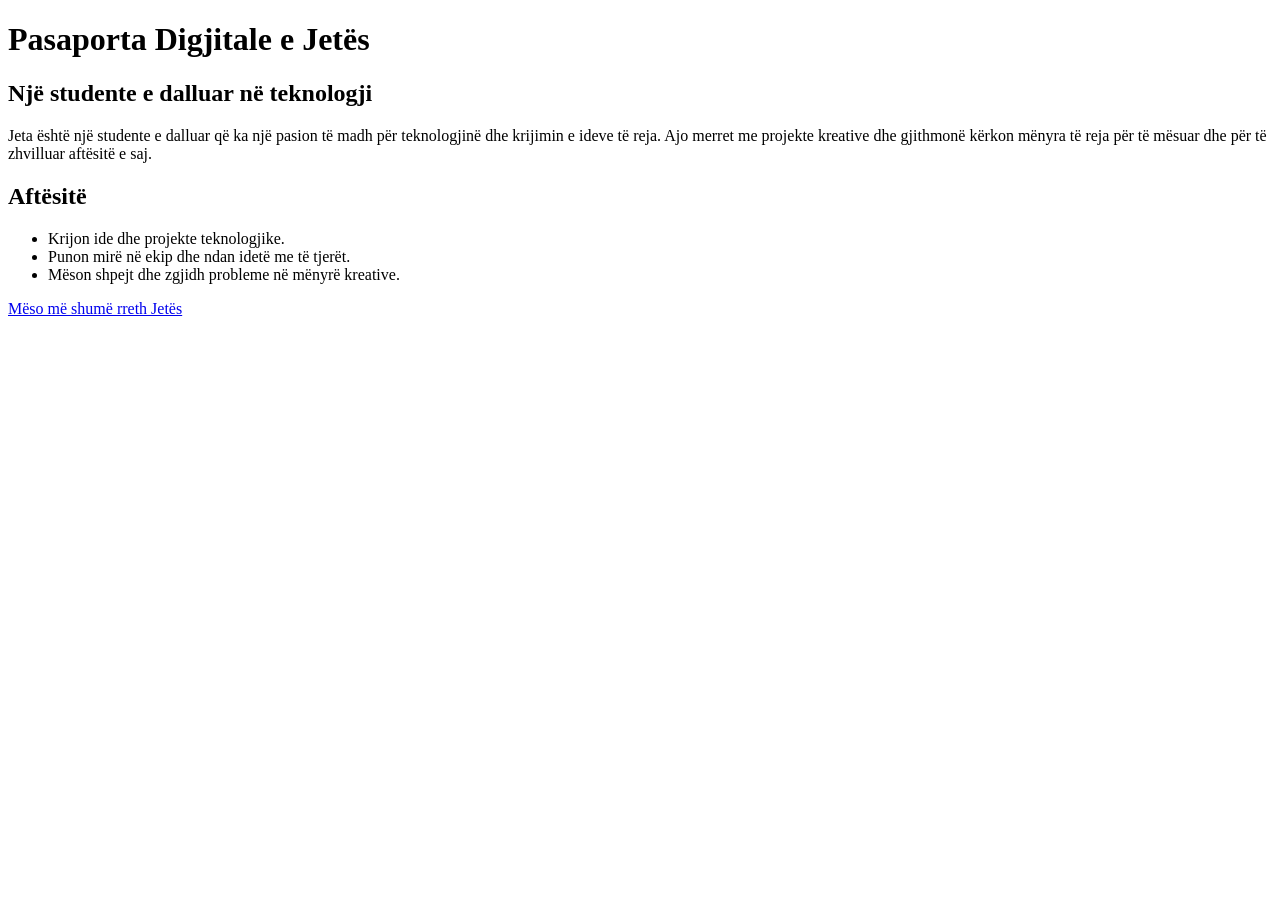
<file: java 1/index.html>
<!DOCTYPE html>
<html lang="sq">
<head>
    <meta charset="UTF-8">
    <meta name="viewport" content="width=device-width, initial-scale=1.0">
    <title>Pasaporta Digjitale e Jetës</title>
</head>
<body>

    <h1>Pasaporta Digjitale e Jetës</h1>

    <h2>Një studente e dalluar në teknologji</h2>

    <p>
        Jeta është një studente e dalluar që ka një pasion të madh për
        teknologjinë dhe krijimin e ideve të reja. Ajo merret me projekte
        kreative dhe gjithmonë kërkon mënyra të reja për të mësuar dhe
        për të zhvilluar aftësitë e saj.
    </p>

    <h2>Aftësitë</h2>

    <ul>
        <li>Krijon ide dhe projekte teknologjike.</li>
        <li>Punon mirë në ekip dhe ndan idetë me të tjerët.</li>
        <li>Mëson shpejt dhe zgjidh probleme në mënyrë kreative.</li>
    </ul>

    <p>
        <a href="rreth.html">Mëso më shumë rreth Jetës</a>
    </p>

</body>
</html>
</file>
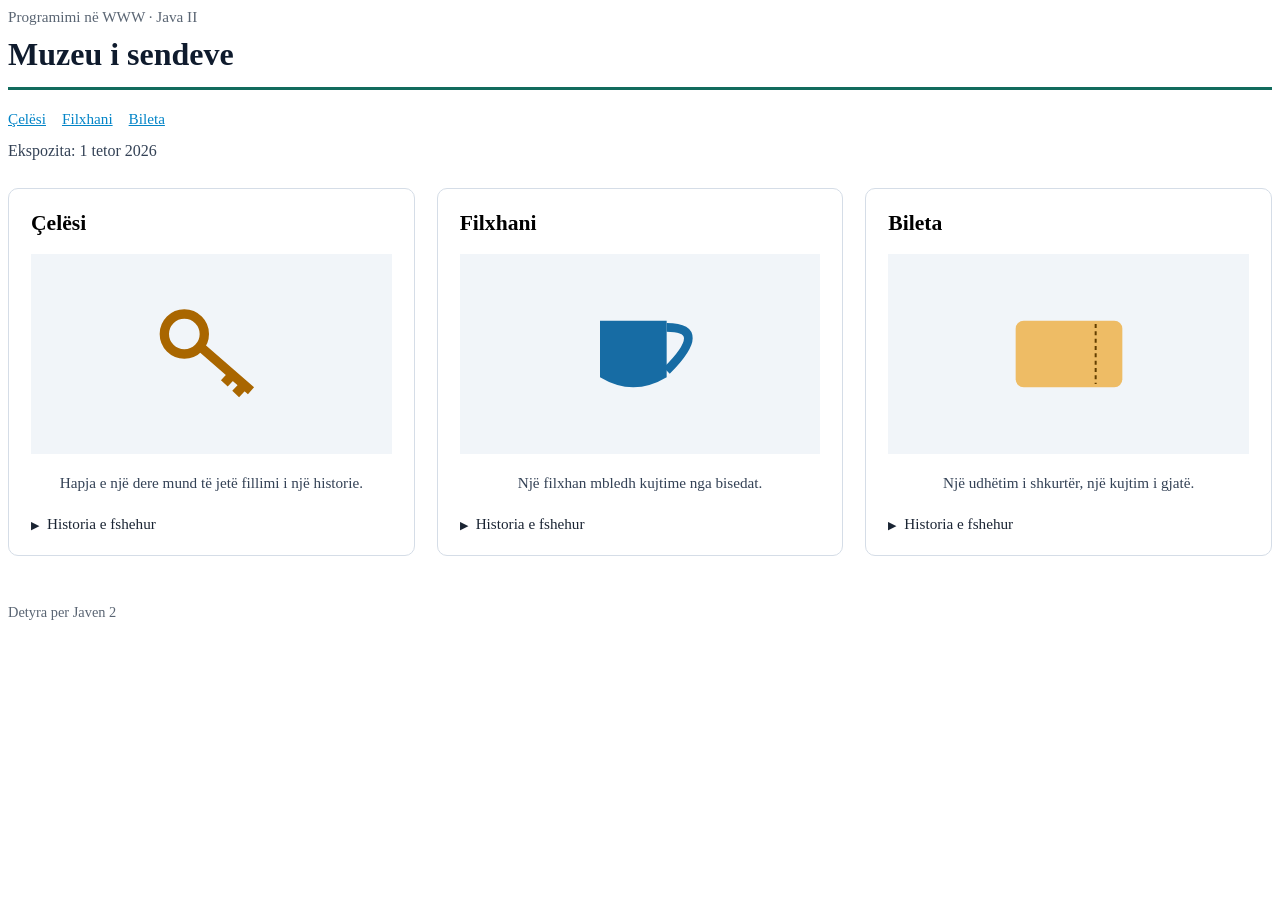
<file: java 2/index.html>
<!DOCTYPE html>
<html lang="sq">
<head>
    <meta charset="UTF-8">
    <meta name="viewport" content="width=device-width, initial-scale=1.0">
    <title>Muzeu i sendeve</title>
    <link rel="stylesheet" href="style.css">
</head>
<body>
    <header>
        <p class="nenitull">Programimi në WWW · Java II</p>
        <h1>Muzeu i sendeve</h1>
        <hr>
    </header>

    <main>
        <nav>
            <a href="#celesi">Çelësi</a>
            <a href="#filxhani">Filxhani</a>
            <a href="#bileta">Bileta</a>
        </nav>

        <p class="data">Ekspozita: 1 tetor 2026</p>

        <section class="kartat">
            <article class="karte" id="celesi">
                <h2>Çelësi</h2>
                <div class="foto">
                    <img src="celesi.svg" alt="Çelës i artë">
                </div>
                <p>Hapja e një dere mund të jetë fillimi i një historie.</p>
                <details>
                    <summary>Historia e fshehur</summary>
                    <p>Ky çelës i vjetër hapi derën e një biblioteke të vogël në qytet.</p>
                </details>
            </article>

            <article class="karte" id="filxhani">
                <h2>Filxhani</h2>
                <div class="foto">
                    <img src="filxhani.svg" alt="Filxhan blu">
                </div>
                <p>Një filxhan mbledh kujtime nga bisedat.</p>
                <details>
                    <summary>Historia e fshehur</summary>
                    <p>Filxhani blu qëndronte në tryezë dhe rreth tij mblidheshin bisedat e mëngjesit.</p>
                </details>
            </article>

            <article class="karte" id="bileta">
                <h2>Bileta</h2>
                <div class="foto">
                    <img src="bileta.svg" alt="Biletë e verdhë">
                </div>
                <p>Një udhëtim i shkurtër, një kujtim i gjatë.</p>
                <details>
                    <summary>Historia e fshehur</summary>
                    <p>Bileta është nga një udhëtim i shkurtër me tren, por kujtimi mbeti gjatë.</p>
                </details>
            </article>
        </section>
    </main>

    <footer>
        <p>Detyra per Javen 2</p>
    </footer>
</body>
</html>
</file>
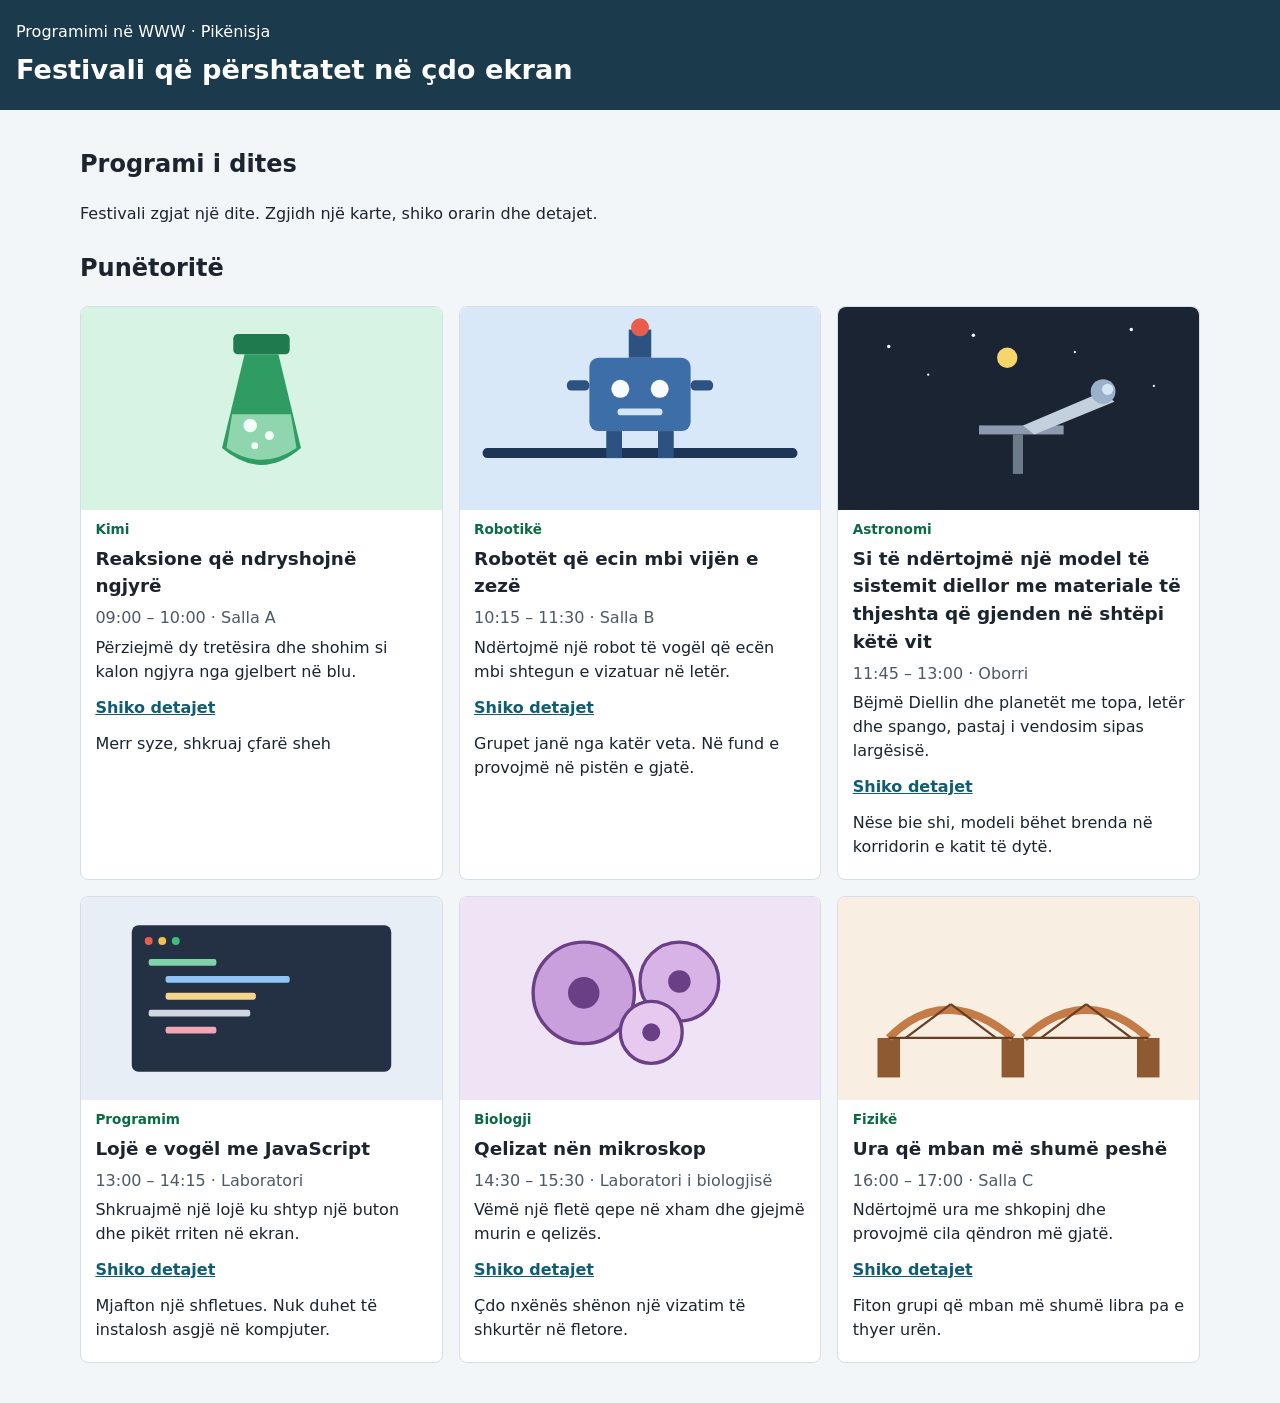
<file: java 4/index.html>
<!doctype html>
<html lang="sq">
  <head>
    <meta charset="UTF-8" />
    <meta name="viewport" content="width=device-width, initial-scale=1" />
    <title>Festivali që përshtatet në çdo ekran</title>
    <link rel="stylesheet" href="style.css" />
  </head>
  <body>
    <a class="skip" href="#main">Kalo te permbajtja</a>
    <header>
      <p>Programimi në WWW · Pikënisja</p>
      <h1>Festivali që përshtatet në çdo ekran</h1>
    </header>
    <main id="main">
      <section id="programi">
        <h2>Programi i dites</h2>
        <p>
          Festivali zgjat një dite. Zgjidh një karte, shiko orarin
          dhe detajet. 
        </p>
      </section>

      <section id="punetorite">
        <h2>Punëtoritë</h2>
        <div class="kartat">
          <article class="karte">
            <img src="imazhe/kimi.svg" alt="Epruveta me lëng te gjelbert" />
            <div class="teksti">
              <p class="kategori">Kimi</p>
              <h3>Reaksione që ndryshojnë ngjyrë</h3>
              <p class="orar">09:00 – 10:00 · Salla A</p>
              <p>
                Përziejmë dy tretësira dhe shohim si kalon ngjyra nga gjelbert në blu.
              </p>
              <a href="#detaje-kimi">Shiko detajet</a>
              <p id="detaje-kimi">
                Merr syze, shkruaj çfarë sheh
              </p>
            </div>
          </article>

          <article class="karte">
            <img src="imazhe/robot.svg" alt="Robot i vogël mbi një vijë" />
            <div class="teksti">
              <p class="kategori">Robotikë</p>
              <h3>Robotët që ecin mbi vijën e zezë</h3>
              <p class="orar">10:15 – 11:30 · Salla B</p>
              <p>
                Ndërtojmë një robot të vogël që ecën mbi shtegun e vizatuar në letër.
              </p>
              <a href="#detaje-robot">Shiko detajet</a>
              <p id="detaje-robot">
                Grupet janë nga katër veta. Në fund e provojmë në pistën e gjatë.
              </p>
            </div>
          </article>

          <article class="karte">
            <img src="imazhe/yje.svg" alt="Teleskop dhe yje" />
            <div class="teksti">
              <p class="kategori">Astronomi</p>
              <h3>
                Si të ndërtojmë një model të sistemit diellor me materiale të thjeshta që gjenden në shtëpi këtë vit
              </h3>
              <p class="orar">11:45 – 13:00 · Oborri</p>
              <p>
                Bëjmë Diellin dhe planetët me topa, letër dhe spango, pastaj i vendosim sipas largësisë.
              </p>
              <a href="#detaje-yje">Shiko detajet</a>
              <p id="detaje-yje">
                Nëse bie shi, modeli bëhet brenda në korridorin e katit të dytë.
              </p>
            </div>
          </article>

          <article class="karte">
            <img src="imazhe/kod.svg" alt="Dritare me kod" />
            <div class="teksti">
              <p class="kategori">Programim</p>
              <h3>Lojë e vogël me JavaScript</h3>
              <p class="orar">13:00 – 14:15 · Laboratori</p>
              <p>
                Shkruajmë një lojë ku shtyp një buton dhe pikët rriten në ekran.
              </p>
              <a href="#detaje-kod">Shiko detajet</a>
              <p id="detaje-kod">
                Mjafton një shfletues. Nuk duhet të instalosh asgjë në kompjuter.
              </p>
            </div>
          </article>

          <article class="karte">
            <img src="imazhe/qeliza.svg" alt="Qeliza nën mikroskop" />
            <div class="teksti">
              <p class="kategori">Biologji</p>
              <h3>Qelizat nën mikroskop</h3>
              <p class="orar">14:30 – 15:30 · Laboratori i biologjisë</p>
              <p>
                Vëmë një fletë qepe në xham dhe gjejmë murin e qelizës.
              </p>
              <a href="#detaje-qeliza">Shiko detajet</a>
              <p id="detaje-qeliza">
                Çdo nxënës shënon një vizatim të shkurtër në fletore.
              </p>
            </div>
          </article>

          <article class="karte">
            <img src="imazhe/ure.svg" alt="Urë e ndërtuar me shkopinj" />
            <div class="teksti">
              <p class="kategori">Fizikë</p>
              <h3>Ura që mban më shumë peshë</h3>
              <p class="orar">16:00 – 17:00 · Salla C</p>
              <p>
                Ndërtojmë ura me shkopinj dhe provojmë cila qëndron më gjatë.
              </p>
              <a href="#detaje-ure">Shiko detajet</a>
              <p id="detaje-ure">
                Fiton grupi që mban më shumë libra pa e thyer urën.
              </p>
            </div>
          </article>
        </div>
      </section>

    </main>
  </body>
</html>
</file>
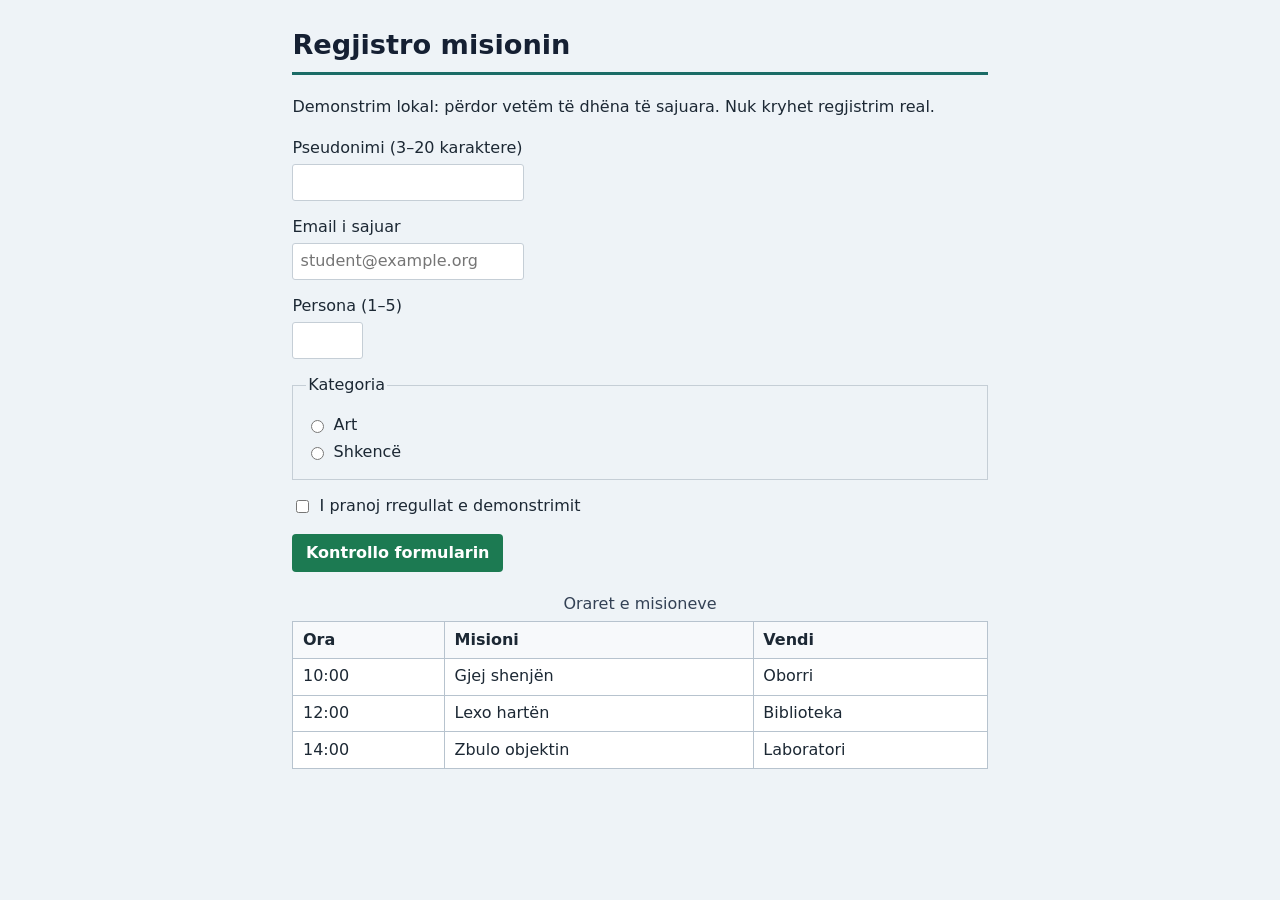
<file: java 5/index.html>
<!doctype html>
<html lang="sq">
  <head>
    <meta charset="UTF-8" />
    <meta name="viewport" content="width=device-width, initial-scale=1" />
    <title>Regjistro misionin</title>
    <link rel="stylesheet" href="style.css" />
  </head>
  <body>
    <a class="skip" href="#main">Kalo te përmbajtja</a>
    <main id="main">
      <h1>Regjistro misionin</h1>
      <hr />

      <p class="shenim">
        Demonstrim lokal: përdor vetëm të dhëna të sajuara. Nuk kryhet regjistrim real.
      </p>

      <!--
        Hyrje: pseudonim, email, persona, kategori, pranim.
        Dalje: pranuar.html me GET. Vlerat dalin ne URL. Serveri nuk ruan asgje.
        Normal: Mira, student@example.org, 3, Art, pranoj -> kalon.
        Kufi 1: forme bosh -> nuk kalon.
        Kufi 2: email pa format ose persona 0 / 6 -> nuk kalon.
      -->
      <form action="pranuar.html" method="get">
        <div class="fushe">
          <label for="pseudonimi">Pseudonimi (3–20 karaktere)</label>
          <input
            id="pseudonimi"
            name="pseudonimi"
            type="text"
            minlength="3"
            maxlength="20"
            required
          />
        </div>

        <div class="fushe">
          <label for="email">Email i sajuar</label>
          <input
            id="email"
            name="email"
            type="email"
            placeholder="student@example.org"
            required
          />
        </div>

        <div class="fushe">
          <label for="persona">Persona (1–5)</label>
          <input id="persona" name="persona" type="number" min="1" max="5" required />
        </div>

        <fieldset>
          <legend>Kategoria</legend>
          <label>
            <input type="radio" name="kategoria" value="Art" required />
            Art
          </label>
          <label>
            <input type="radio" name="kategoria" value="Shkencë" />
            Shkencë
          </label>
        </fieldset>

        <label class="prano">
          <input type="checkbox" name="rregullat" value="po" required />
          I pranoj rregullat e demonstrimit
        </label>

        <button type="submit">Kontrollo formularin</button>
      </form>

      <table>
        <caption>Oraret e misioneve</caption>
        <thead>
          <tr>
            <th scope="col">Ora</th>
            <th scope="col">Misioni</th>
            <th scope="col">Vendi</th>
          </tr>
        </thead>
        <tbody>
          <tr>
            <td>10:00</td>
            <td>Gjej shenjën</td>
            <td>Oborri</td>
          </tr>
          <tr>
            <td>12:00</td>
            <td>Lexo hartën</td>
            <td>Biblioteka</td>
          </tr>
          <tr>
            <td>14:00</td>
            <td>Zbulo objektin</td>
            <td>Laboratori</td>
          </tr>
        </tbody>
      </table>
    </main>
  </body>
</html>
</file>
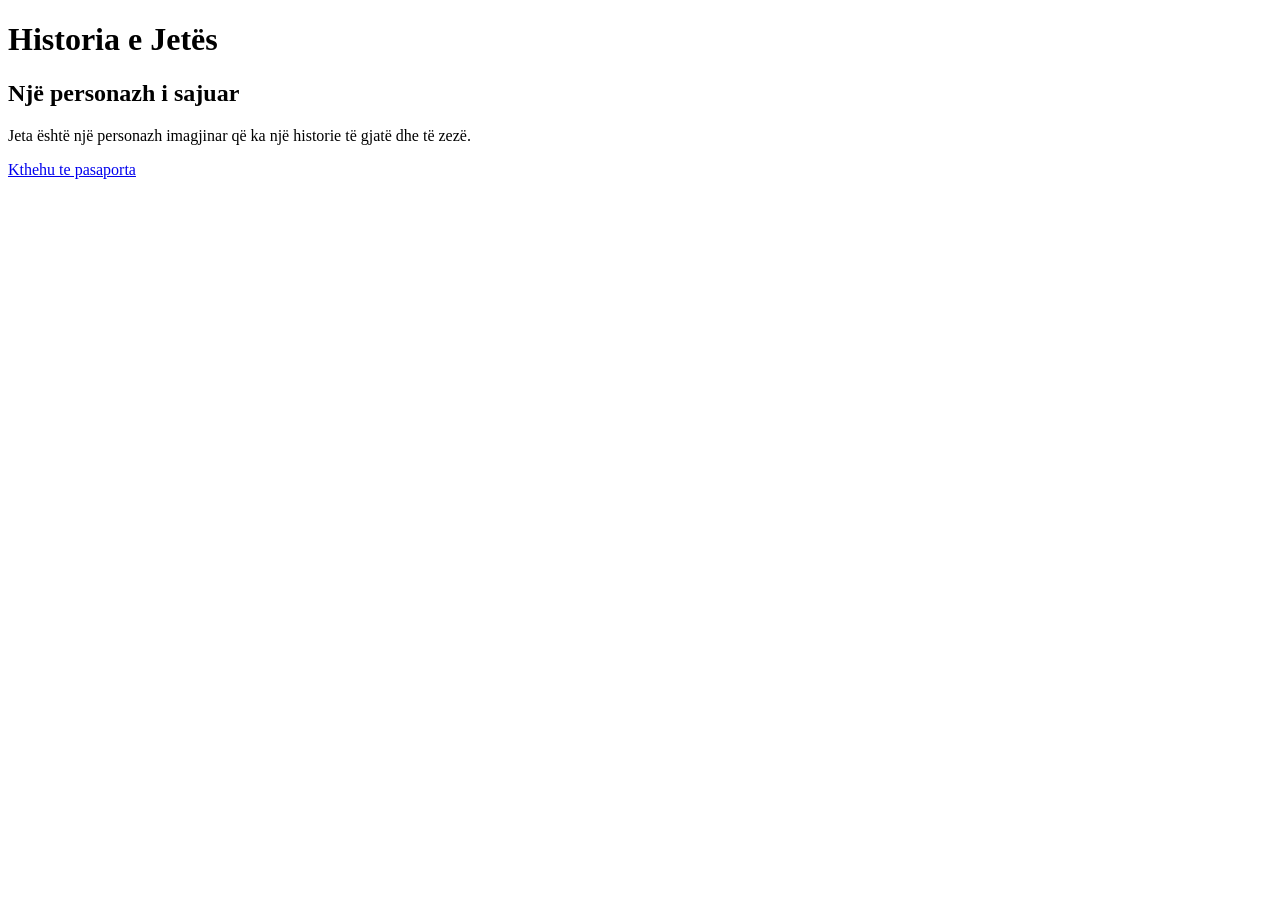
<file: java 1/rreth.html>
<!DOCTYPE html>
<html lang="sq">
<head>
    <meta charset="UTF-8">
    <meta name="viewport" content="width=device-width, initial-scale=1.0">
    <title>Rreth Jetës</title>
</head>
<body>

    <h1>Historia e Jetës</h1>

    <h2>Një personazh i sajuar</h2>

    <p>
        Jeta është një personazh imagjinar që ka një historie të gjatë dhe të zezë.
    </p>

    <p>
        <a href="index.html">Kthehu te pasaporta</a>
    </p>

</body>
</html>
</file>
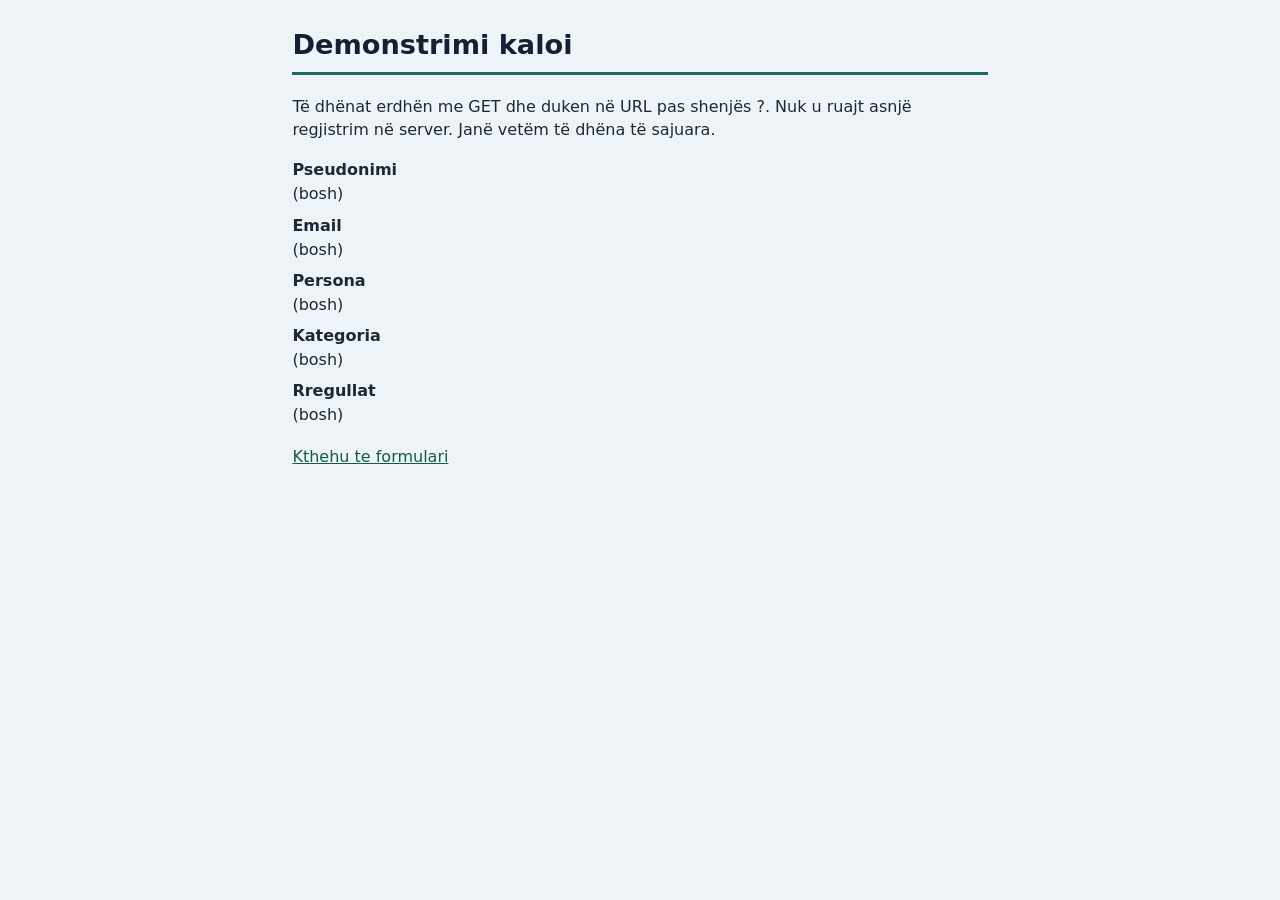
<file: java 5/pranuar.html>
<!doctype html>
<html lang="sq">
  <head>
    <meta charset="UTF-8" />
    <meta name="viewport" content="width=device-width, initial-scale=1" />
    <title>Demonstrimi kaloi</title>
    <link rel="stylesheet" href="style.css" />
  </head>
  <body>
    <a class="skip" href="#main">Kalo te përmbajtja</a>
    <main id="main">
      <h1>Demonstrimi kaloi</h1>
      <hr />
      <p class="shenim">
        Të dhënat erdhën me GET dhe duken në URL pas shenjës ?. Nuk u ruajt
        asnjë regjistrim në server. Janë vetëm të dhëna të sajuara.
      </p>
      <dl id="rezultati"></dl>
      <p><a href="index.html">Kthehu te formulari</a></p>
    </main>
    <script>
      const emra = [
        ["pseudonimi", "Pseudonimi"],
        ["email", "Email"],
        ["persona", "Persona"],
        ["kategoria", "Kategoria"],
        ["rregullat", "Rregullat"],
      ];
      const params = new URLSearchParams(location.search);
      const lista = document.getElementById("rezultati");

      for (const [celesi, etiketa] of emra) {
        const dt = document.createElement("dt");
        const dd = document.createElement("dd");
        dt.textContent = etiketa;
        dd.textContent = params.get(celesi) || "(bosh)";
        lista.append(dt, dd);
      }
    </script>
  </body>
</html>
</file>
<file: java 2/style.css>
box-sizing: border-box;
}

body {
  font-family: system-ui, sans-serif;
  margin: 0;
  padding: 28px 40px 36px;
  background: #eef3f7;
  color: #1a2433;
}

header .nenitull {
  margin: 0 0 10px;
  font-size: 0.95rem;
  color: #5a6573;
}

h1 {
  margin: 0 0 14px;
  font-size: 2rem;
  font-weight: 700;
  color: #0f1b2d;
}

hr {
  border: 0;
  height: 3px;
  margin: 0 0 20px;
  background: #116b5d;
}

nav {
  display: flex;
  gap: 16px;
  margin-bottom: 14px;
}

nav a {
  color: #0284c7;
  font-size: 0.95rem;
}

.data {
  margin: 0 0 28px;
  color: #334155;
}

.kartat {
  display: grid;
  grid-template-columns: repeat(3, 1fr);
  gap: 22px;
  margin-bottom: 48px;
}

.karte {
  display: flex;
  flex-direction: column;
  background: #fff;
  border: 1px solid #d5dde7;
  border-radius: 10px;
  padding: 22px;
}

.karte h2 {
  margin: 0 0 18px;
  font-size: 1.35rem;
  font-weight: 700;
}

.foto {
  display: flex;
  align-items: center;
  justify-content: center;
  height: 200px;
  margin-bottom: 18px;
  background: #f1f5f9;
}

.foto img {
  width: 140px;
  height: 140px;
}

.karte > p {
  margin: 0 0 22px;
  text-align: center;
  color: #334155;
  font-size: 0.95rem;
  line-height: 1.4;
  flex-grow: 1;
}

details {
  margin-top: auto;
  font-size: 0.95rem;
}

summary {
  cursor: pointer;
  list-style: none;
  color: #1a2433;
}

summary::-webkit-details-marker {
  display: none;
}

summary::before {
  content: "▶";
  display: inline-block;
  margin-right: 8px;
  font-size: 0.7rem;
}

details[open] summary::before {
  content: "▼";
}

details p {
  margin: 10px 0 0;
  color: #334155;
  font-size: 0.9rem;
  line-height: 1.45;
}

footer p {
  margin: 0;
  color: #5a6573;
  font-size: 0.9rem;
}

@media (max-width: 800px) {
  body {
    padding: 20px 16px 28px;
  }

  .kartat {
    grid-template-columns: 1fr;
  }
}
</file>
<file: java 4/style.css>
* {
  box-sizing: border-box;
}

html,
body {
  margin: 0;
  padding: 0;
}

body {
  font-family: system-ui, sans-serif;
  background: #f3f6f8;
  color: #1c2430;
  line-height: 1.5;
}

img {
  max-width: 100%;
  height: auto;
  display: block;
}

h1,
h2,
h3,
p,
a,
li {
  overflow-wrap: break-word;
}

.skip {
  position: absolute;
  left: 0.5rem;
  top: -3rem;
  background: #fff;
  color: #123;
  padding: 0.4rem 0.7rem;
}

.skip:focus {
  top: 0.5rem;
  z-index: 5;
}

header {
  background: #1b3a4b;
  color: #fff;
  padding: 1.25rem 1rem;
}

header p,
header h1 {
  margin: 0;
}

header p {
  margin-bottom: 0.35rem;
}

header h1 {
  font-size: 1.7rem;
}

.menu {
  display: flex;
  flex-wrap: wrap;
  gap: 0.5rem;
  list-style: none;
  margin: 0;
  padding: 0.75rem 1rem;
  background: #163044;
}

.menu a {
  display: inline-block;
  color: #fff;
  text-decoration: none;
  background: #24556f;
  padding: 0.45rem 0.75rem;
  border-radius: 6px;
}

.menu a:hover {
  background: #1a4156;
}

a:focus {
  outline: 3px solid #f0c14b;
  outline-offset: 2px;
}

main {
  max-width: 72rem;
  margin: 0 auto;
  padding: 1rem;
}

section {
  margin-bottom: 1.5rem;
}

.kartat {
  display: grid;
  grid-template-columns: 1fr;
  gap: 1rem;
}

.karte {
  min-width: 0;
  background: #fff;
  border: 1px solid #d5dee8;
  border-radius: 8px;
}

.karte img {
  width: 100%;
  height: auto;
  border-radius: 8px 8px 0 0;
}

.teksti {
  padding: 0.2rem 0.9rem 0.9rem;
}

.kategori {
  margin: 0.7rem 0 0.2rem;
  color: #0b6b45;
  font-weight: 700;
  font-size: 0.85rem;
}

.karte h3 {
  margin: 0.2rem 0 0.4rem;
  font-size: 1.15rem;
}

.orar {
  margin: 0 0 0.4rem;
  color: #4d5966;
}

.karte p {
  margin: 0.35rem 0;
}

.karte a {
  display: inline-block;
  margin: 0.4rem 0;
  color: #0f5c75;
  font-weight: 700;
}




@media (min-width: 600px) {
  .kartat {
    grid-template-columns: 1fr 1fr;
  }
}

@media (min-width: 900px) {
  .kartat {
    grid-template-columns: 1fr 1fr 1fr;
  }
}
</file>
<file: java 5/style.css>
* {
  box-sizing: border-box;
}

body {
  margin: 0;
  background: #eef3f7;
  color: #1c2834;
  font-family: system-ui, sans-serif;
  line-height: 1.4;
}

.skip {
  position: absolute;
  left: -999px;
  top: 0;
}

.skip:focus {
  left: 1rem;
  top: 1rem;
  background: #fff;
  padding: 0.4rem 0.6rem;
  z-index: 1;
}

main {
  max-width: 740px;
  margin: 0 auto;
  padding: 1.6rem 1.4rem 2.4rem;
}

h1 {
  margin: 0 0 0.55rem;
  color: #152033;
  font-size: 1.7rem;
}

hr {
  border: 0;
  border-top: 3px solid #1a6b66;
  margin: 0 0 1.3rem;
}

.shenim {
  margin: 0 0 1.15rem;
}

.fushe {
  margin-bottom: 0.95rem;
}

label,
legend {
  display: block;
  margin-bottom: 0.3rem;
}

input[type="text"],
input[type="email"],
input[type="number"] {
  display: block;
  padding: 0.38rem 0.45rem;
  border: 1px solid #c5ced6;
  border-radius: 3px;
  background: #fff;
  font: inherit;
  color: inherit;
}

input[type="text"],
input[type="email"] {
  width: 14.5rem;
}

input[type="number"] {
  width: 4.4rem;
}

fieldset {
  margin: 0.3rem 0 0.95rem;
  padding: 0.55rem 0.8rem 0.7rem;
  border: 1px solid #c5ced6;
  background: transparent;
}

fieldset label {
  display: flex;
  align-items: center;
  gap: 0.4rem;
  margin: 0.28rem 0;
}

.prano {
  display: flex;
  align-items: center;
  gap: 0.45rem;
  margin: 0.2rem 0 1rem;
}

button {
  background: #1c7a52;
  color: #fff;
  border: 0;
  border-radius: 4px;
  padding: 0.5rem 0.85rem;
  font: inherit;
  font-weight: 650;
  cursor: pointer;
}

button:hover {
  background: #166444;
}

table {
  width: 100%;
  margin-top: 1.3rem;
  border-collapse: collapse;
  background: #fff;
}

caption {
  caption-side: top;
  margin-bottom: 0.35rem;
  text-align: center;
  color: #334155;
}

th,
td {
  border: 1px solid #b7c3ce;
  padding: 0.42rem 0.6rem;
  text-align: left;
}

th {
  background: #f7f9fb;
  font-weight: 700;
}

dl {
  margin: 0 0 1.2rem;
}

dt {
  font-weight: 700;
  margin-top: 0.55rem;
}

dd {
  margin: 0.1rem 0 0;
}

a {
  color: #145c45;
}
</file>
